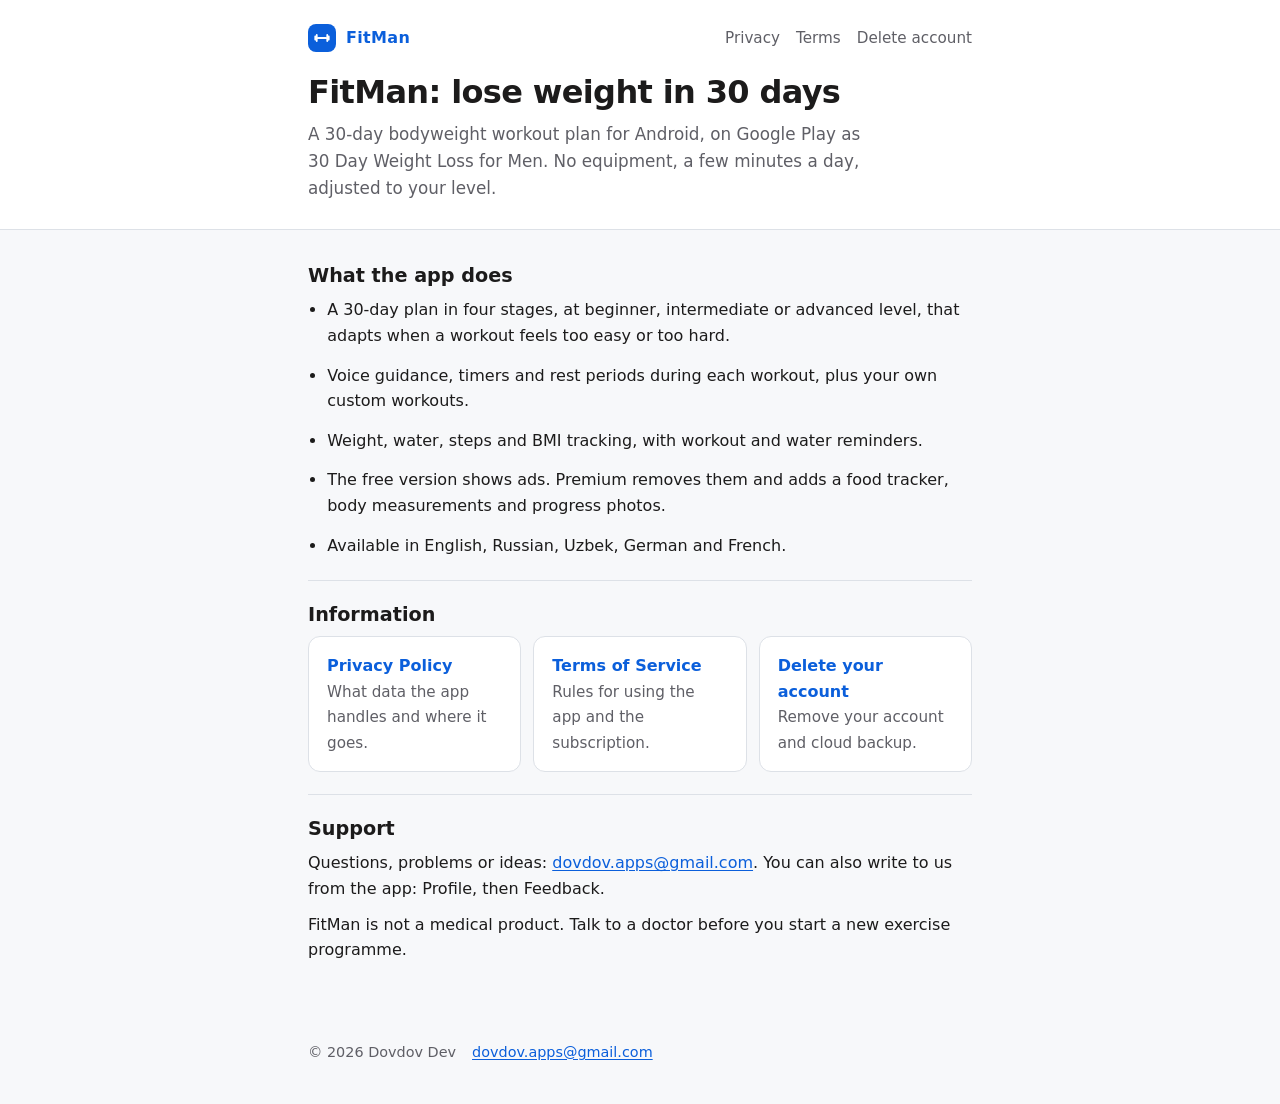
<file: index.html>
<!DOCTYPE html>
<html lang="en">
<head>
<meta charset="utf-8">
<meta name="viewport" content="width=device-width, initial-scale=1">
<title>FitMan Workout App</title>
<meta name="description" content="FitMan: a 30-day bodyweight workout plan for Android, by Dovdov Dev.">
<link rel="stylesheet" href="style.css">
</head>
<body>
<header>
  <div class="wrap">
    <div class="top">
      <a class="app" href="index.html">
        <span class="mark" aria-hidden="true"><svg width="18" height="18" viewBox="0 0 24 24" fill="none" stroke="#fff" stroke-width="2.4" stroke-linecap="round"><path d="M7 12h10M5 8v8M19 8v8M3 10v4M21 10v4"/></svg></span>
        FitMan
      </a>
      <nav aria-label="Pages">
        <a href="privacy-policy.html">Privacy</a>
        <a href="terms.html">Terms</a>
        <a href="delete-account.html">Delete account</a>
      </nav>
    </div>
    <h1>FitMan: lose weight in 30 days</h1>
    <p class="lead">A 30-day bodyweight workout plan for Android, on Google Play as 30 Day Weight Loss for Men. No equipment, a few minutes a day, adjusted to your level.</p>
  </div>
</header>

<main>
  <div class="wrap">
    <section>
      <h2>What the app does</h2>
      <ul class="features">
        <li>A 30-day plan in four stages, at beginner, intermediate or advanced level, that adapts when a workout feels too easy or too hard.</li>
        <li>Voice guidance, timers and rest periods during each workout, plus your own custom workouts.</li>
        <li>Weight, water, steps and BMI tracking, with workout and water reminders.</li>
        <li>The free version shows ads. Premium removes them and adds a food tracker, body measurements and progress photos.</li>
        <li>Available in English, Russian, Uzbek, German and French.</li>
      </ul>
    </section>

    <section>
      <h2>Information</h2>
      <ul class="links">
        <li><a href="privacy-policy.html"><strong>Privacy Policy</strong><span>What data the app handles and where it goes.</span></a></li>
        <li><a href="terms.html"><strong>Terms of Service</strong><span>Rules for using the app and the subscription.</span></a></li>
        <li><a href="delete-account.html"><strong>Delete your account</strong><span>Remove your account and cloud backup.</span></a></li>
      </ul>
    </section>

    <section>
      <h2>Support</h2>
      <p>Questions, problems or ideas: <a href="mailto:dovdov.apps@gmail.com">dovdov.apps@gmail.com</a>. You can also write to us from the app: Profile, then Feedback.</p>
      <p>FitMan is not a medical product. Talk to a doctor before you start a new exercise programme.</p>
    </section>
  </div>
</main>

<footer>
  <div class="wrap">
    <span>© 2026 Dovdov Dev</span>
    <a href="mailto:dovdov.apps@gmail.com">dovdov.apps@gmail.com</a>
  </div>
</footer>
</body>
</html>
</file>
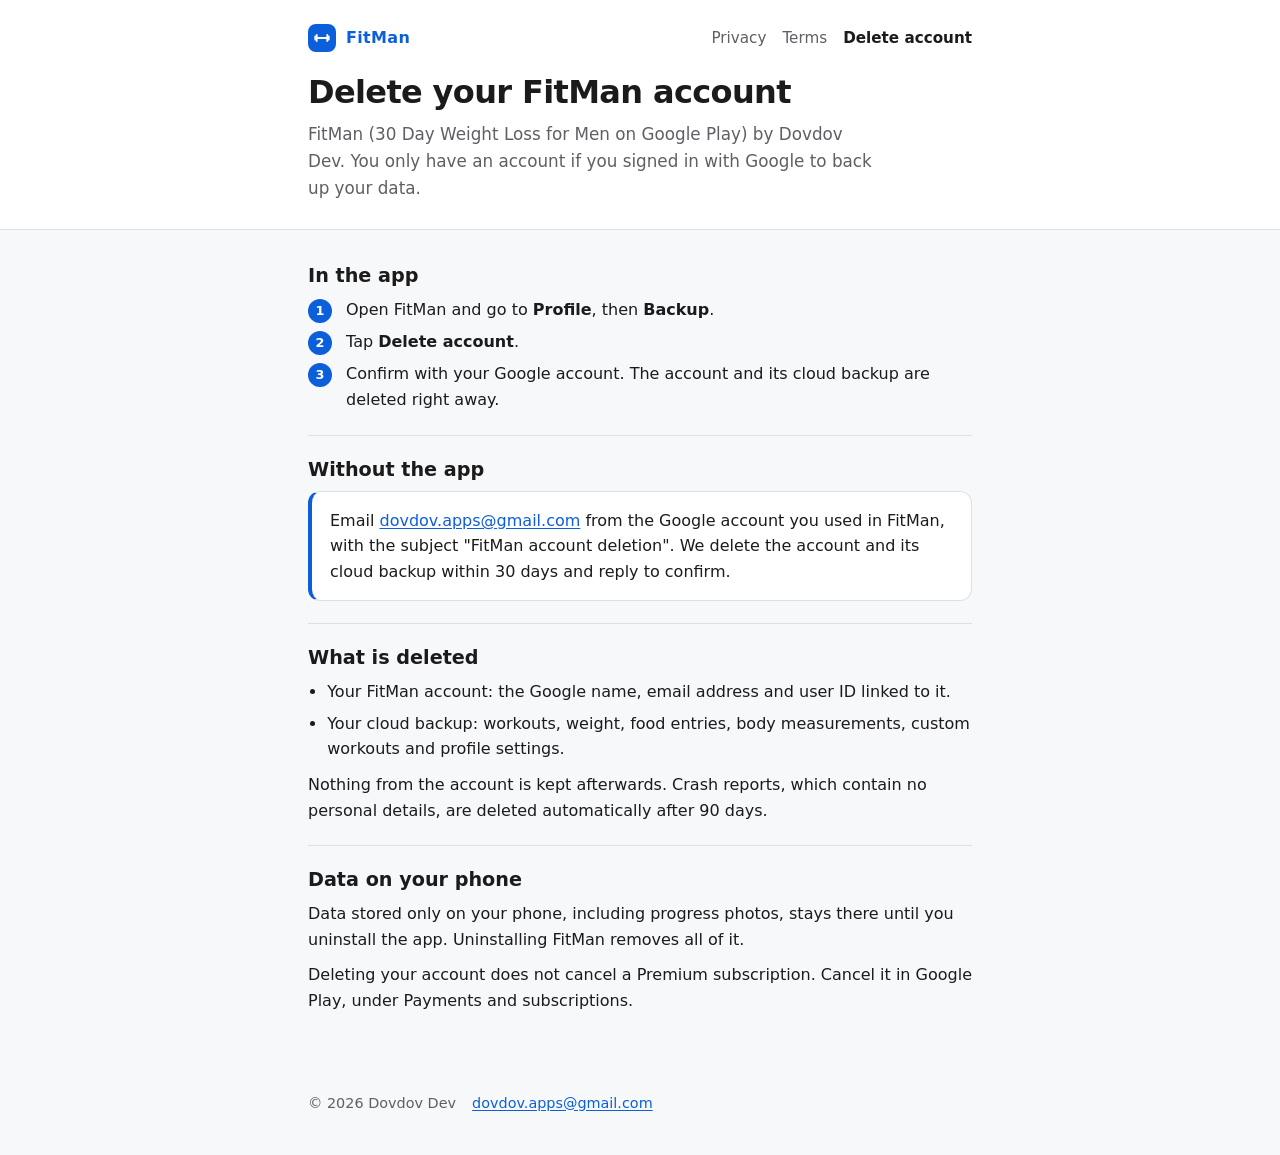
<file: delete-account.html>
<!DOCTYPE html>
<html lang="en">
<head>
<meta charset="utf-8">
<meta name="viewport" content="width=device-width, initial-scale=1">
<title>Delete Your FitMan Account</title>
<meta name="description" content="How to delete your FitMan account and the data stored with it.">
<link rel="stylesheet" href="style.css">
</head>
<body>
<header>
  <div class="wrap">
    <div class="top">
      <a class="app" href="index.html">
        <span class="mark" aria-hidden="true"><svg width="18" height="18" viewBox="0 0 24 24" fill="none" stroke="#fff" stroke-width="2.4" stroke-linecap="round"><path d="M7 12h10M5 8v8M19 8v8M3 10v4M21 10v4"/></svg></span>
        FitMan
      </a>
      <nav aria-label="Pages">
        <a href="privacy-policy.html">Privacy</a>
        <a href="terms.html">Terms</a>
        <a href="delete-account.html" aria-current="page">Delete account</a>
      </nav>
    </div>
    <h1>Delete your FitMan account</h1>
    <p class="lead">FitMan (30 Day Weight Loss for Men on Google Play) by Dovdov Dev. You only have an account if you signed in with Google to back up your data.</p>
  </div>
</header>

<main>
  <div class="wrap">
    <section>
      <h2>In the app</h2>
      <ol class="steps">
        <li><span>Open FitMan and go to <strong>Profile</strong>, then <strong>Backup</strong>.</span></li>
        <li><span>Tap <strong>Delete account</strong>.</span></li>
        <li><span>Confirm with your Google account. The account and its cloud backup are deleted right away.</span></li>
      </ol>
    </section>

    <section>
      <h2>Without the app</h2>
      <div class="note">
        <p>Email <a href="mailto:dovdov.apps@gmail.com?subject=FitMan%20account%20deletion">dovdov.apps@gmail.com</a> from the Google account you used in FitMan, with the subject "FitMan account deletion". We delete the account and its cloud backup within 30 days and reply to confirm.</p>
      </div>
    </section>

    <section>
      <h2>What is deleted</h2>
      <ul>
        <li>Your FitMan account: the Google name, email address and user ID linked to it.</li>
        <li>Your cloud backup: workouts, weight, food entries, body measurements, custom workouts and profile settings.</li>
      </ul>
      <p>Nothing from the account is kept afterwards. Crash reports, which contain no personal details, are deleted automatically after 90 days.</p>
    </section>

    <section>
      <h2>Data on your phone</h2>
      <p>Data stored only on your phone, including progress photos, stays there until you uninstall the app. Uninstalling FitMan removes all of it.</p>
      <p>Deleting your account does not cancel a Premium subscription. Cancel it in Google Play, under Payments and subscriptions.</p>
    </section>
  </div>
</main>

<footer>
  <div class="wrap">
    <span>© 2026 Dovdov Dev</span>
    <a href="mailto:dovdov.apps@gmail.com">dovdov.apps@gmail.com</a>
  </div>
</footer>
</body>
</html>
</file>
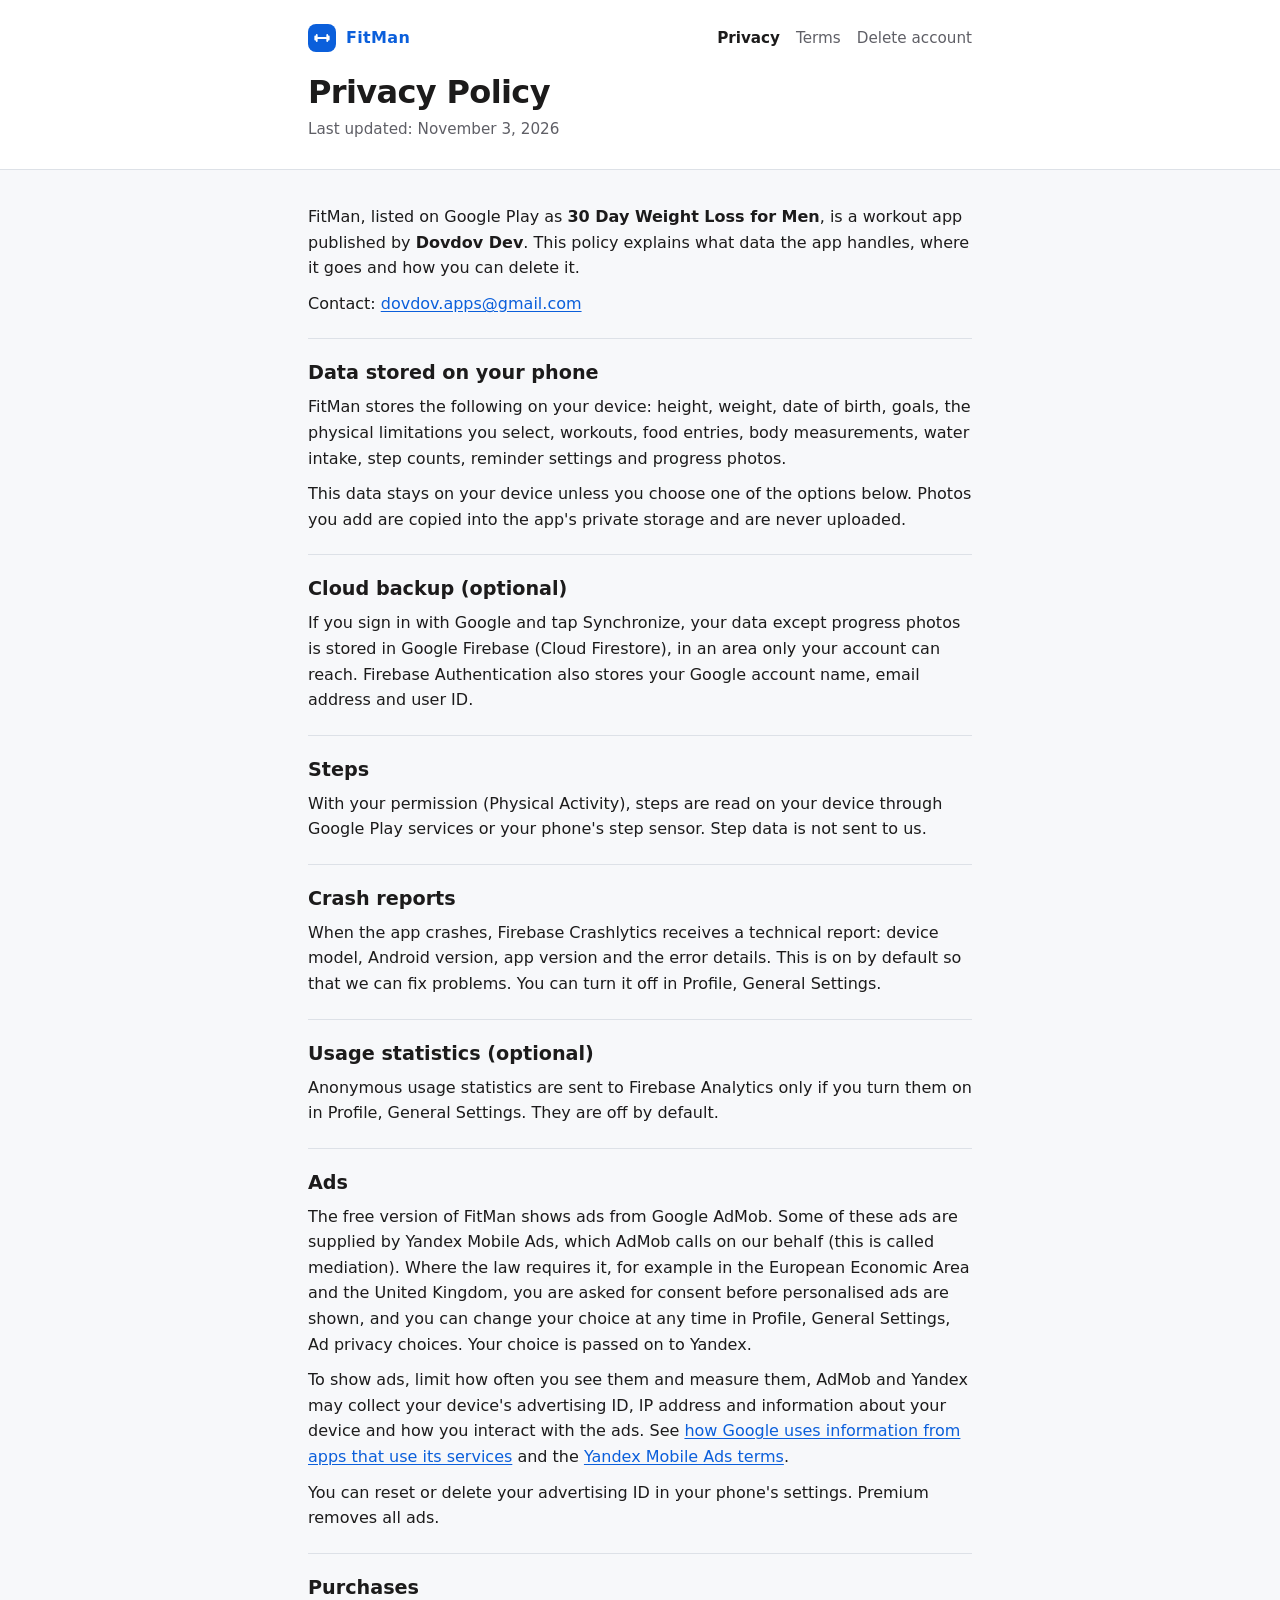
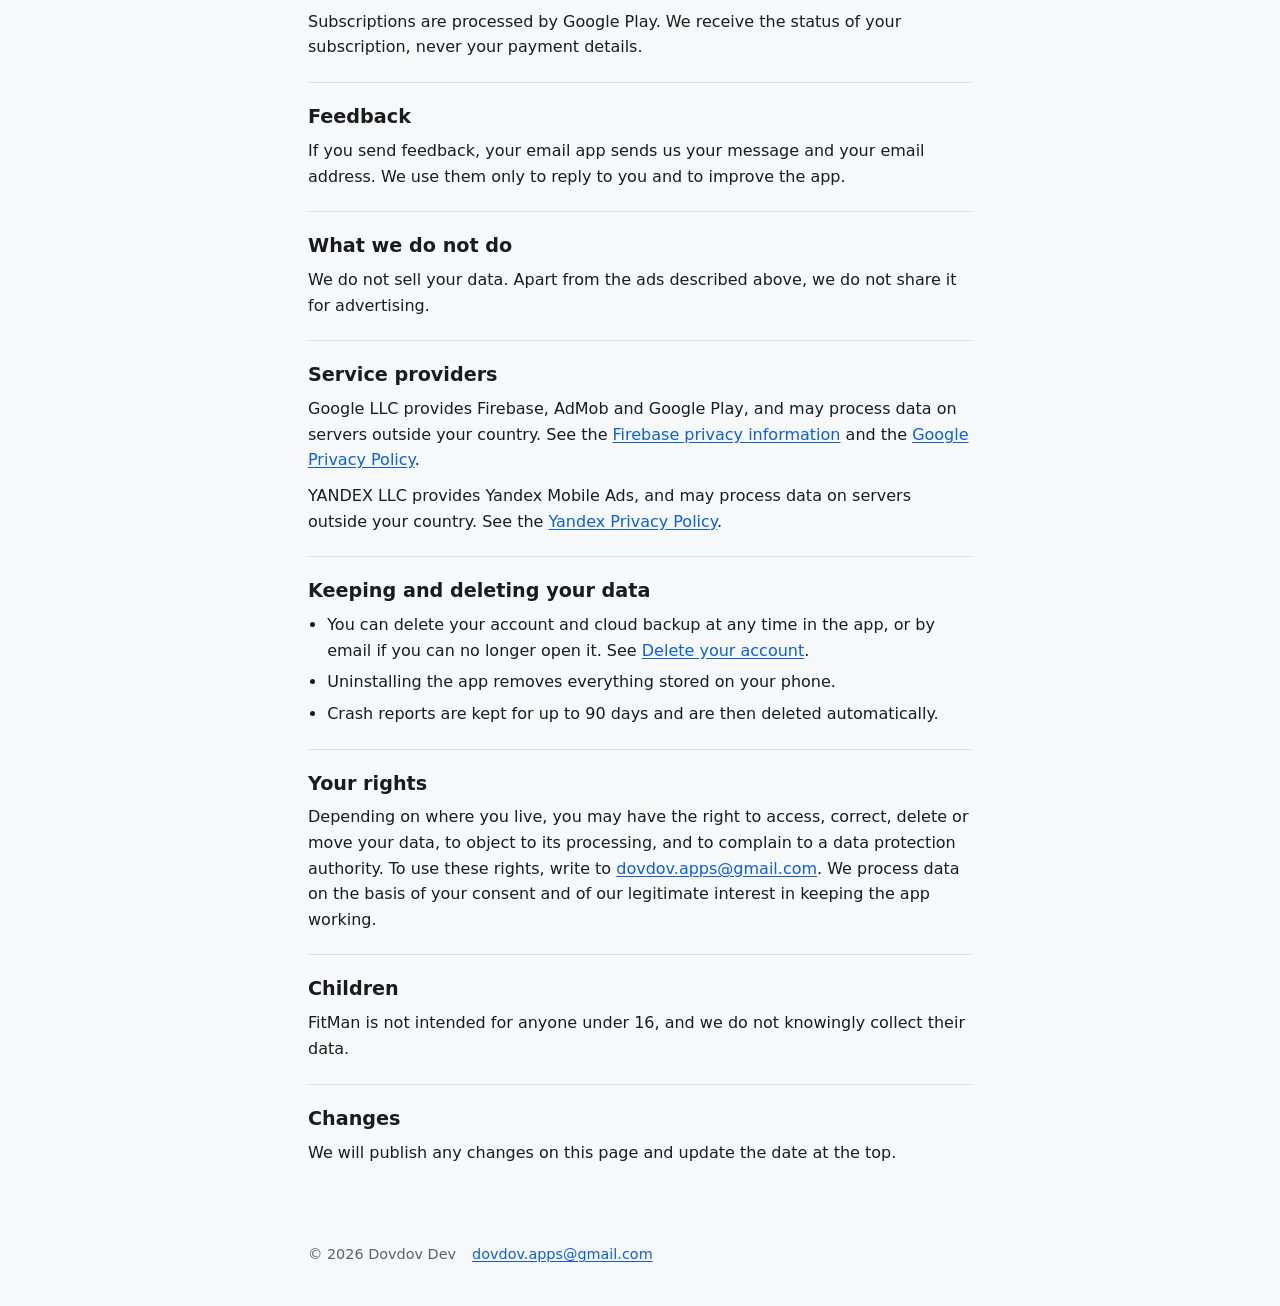
<file: privacy-policy.html>
<!DOCTYPE html>
<html lang="en">
<head>
<meta charset="utf-8">
<meta name="viewport" content="width=device-width, initial-scale=1">
<title>FitMan Privacy Policy</title>
<meta name="description" content="How the FitMan workout app by Dovdov Dev handles your data.">
<link rel="stylesheet" href="style.css">
</head>
<body>
<header>
  <div class="wrap">
    <div class="top">
      <a class="app" href="index.html">
        <span class="mark" aria-hidden="true"><svg width="18" height="18" viewBox="0 0 24 24" fill="none" stroke="#fff" stroke-width="2.4" stroke-linecap="round"><path d="M7 12h10M5 8v8M19 8v8M3 10v4M21 10v4"/></svg></span>
        FitMan
      </a>
      <nav aria-label="Pages">
        <a href="privacy-policy.html" aria-current="page">Privacy</a>
        <a href="terms.html">Terms</a>
        <a href="delete-account.html">Delete account</a>
      </nav>
    </div>
    <h1>Privacy Policy</h1>
    <p class="meta">Last updated: November 3, 2026</p>
  </div>
</header>

<main>
  <div class="wrap">
    <section>
      <p>FitMan, listed on Google Play as <strong>30 Day Weight Loss for Men</strong>, is a workout app published by <strong>Dovdov Dev</strong>. This policy explains what data the app handles, where it goes and how you can delete it.</p>
      <p>Contact: <a href="mailto:dovdov.apps@gmail.com">dovdov.apps@gmail.com</a></p>
    </section>

    <section>
      <h2>Data stored on your phone</h2>
      <p>FitMan stores the following on your device: height, weight, date of birth, goals, the physical limitations you select, workouts, food entries, body measurements, water intake, step counts, reminder settings and progress photos.</p>
      <p>This data stays on your device unless you choose one of the options below. Photos you add are copied into the app's private storage and are never uploaded.</p>
    </section>

    <section>
      <h2>Cloud backup (optional)</h2>
      <p>If you sign in with Google and tap Synchronize, your data except progress photos is stored in Google Firebase (Cloud Firestore), in an area only your account can reach. Firebase Authentication also stores your Google account name, email address and user ID.</p>
    </section>

    <section>
      <h2>Steps</h2>
      <p>With your permission (Physical Activity), steps are read on your device through Google Play services or your phone's step sensor. Step data is not sent to us.</p>
    </section>

    <section>
      <h2>Crash reports</h2>
      <p>When the app crashes, Firebase Crashlytics receives a technical report: device model, Android version, app version and the error details. This is on by default so that we can fix problems. You can turn it off in Profile, General Settings.</p>
    </section>

    <section>
      <h2>Usage statistics (optional)</h2>
      <p>Anonymous usage statistics are sent to Firebase Analytics only if you turn them on in Profile, General Settings. They are off by default.</p>
    </section>

    <section>
      <h2>Ads</h2>
      <p>The free version of FitMan shows ads from Google AdMob. Some of these ads are supplied by Yandex Mobile Ads, which AdMob calls on our behalf (this is called mediation). Where the law requires it, for example in the European Economic Area and the United Kingdom, you are asked for consent before personalised ads are shown, and you can change your choice at any time in Profile, General Settings, Ad privacy choices. Your choice is passed on to Yandex.</p>
      <p>To show ads, limit how often you see them and measure them, AdMob and Yandex may collect your device's advertising ID, IP address and information about your device and how you interact with the ads. See <a href="https://policies.google.com/technologies/partner-sites">how Google uses information from apps that use its services</a> and the <a href="https://yandex.com/legal/mobileads_sdk_agreement/">Yandex Mobile Ads terms</a>.</p>
      <p>You can reset or delete your advertising ID in your phone's settings. Premium removes all ads.</p>
    </section>

    <section>
      <h2>Purchases</h2>
      <p>Subscriptions are processed by Google Play. We receive the status of your subscription, never your payment details.</p>
    </section>

    <section>
      <h2>Feedback</h2>
      <p>If you send feedback, your email app sends us your message and your email address. We use them only to reply to you and to improve the app.</p>
    </section>

    <section>
      <h2>What we do not do</h2>
      <p>We do not sell your data. Apart from the ads described above, we do not share it for advertising.</p>
    </section>

    <section>
      <h2>Service providers</h2>
      <p>Google LLC provides Firebase, AdMob and Google Play, and may process data on servers outside your country. See the <a href="https://firebase.google.com/support/privacy">Firebase privacy information</a> and the <a href="https://policies.google.com/privacy">Google Privacy Policy</a>.</p>
      <p>YANDEX LLC provides Yandex Mobile Ads, and may process data on servers outside your country. See the <a href="https://yandex.com/legal/confidential/">Yandex Privacy Policy</a>.</p>
    </section>

    <section>
      <h2>Keeping and deleting your data</h2>
      <ul>
        <li>You can delete your account and cloud backup at any time in the app, or by email if you can no longer open it. See <a href="delete-account.html">Delete your account</a>.</li>
        <li>Uninstalling the app removes everything stored on your phone.</li>
        <li>Crash reports are kept for up to 90 days and are then deleted automatically.</li>
      </ul>
    </section>

    <section>
      <h2>Your rights</h2>
      <p>Depending on where you live, you may have the right to access, correct, delete or move your data, to object to its processing, and to complain to a data protection authority. To use these rights, write to <a href="mailto:dovdov.apps@gmail.com">dovdov.apps@gmail.com</a>. We process data on the basis of your consent and of our legitimate interest in keeping the app working.</p>
    </section>

    <section>
      <h2>Children</h2>
      <p>FitMan is not intended for anyone under 16, and we do not knowingly collect their data.</p>
    </section>

    <section>
      <h2>Changes</h2>
      <p>We will publish any changes on this page and update the date at the top.</p>
    </section>
  </div>
</main>

<footer>
  <div class="wrap">
    <span>© 2026 Dovdov Dev</span>
    <a href="mailto:dovdov.apps@gmail.com">dovdov.apps@gmail.com</a>
  </div>
</footer>
</body>
</html>
</file>
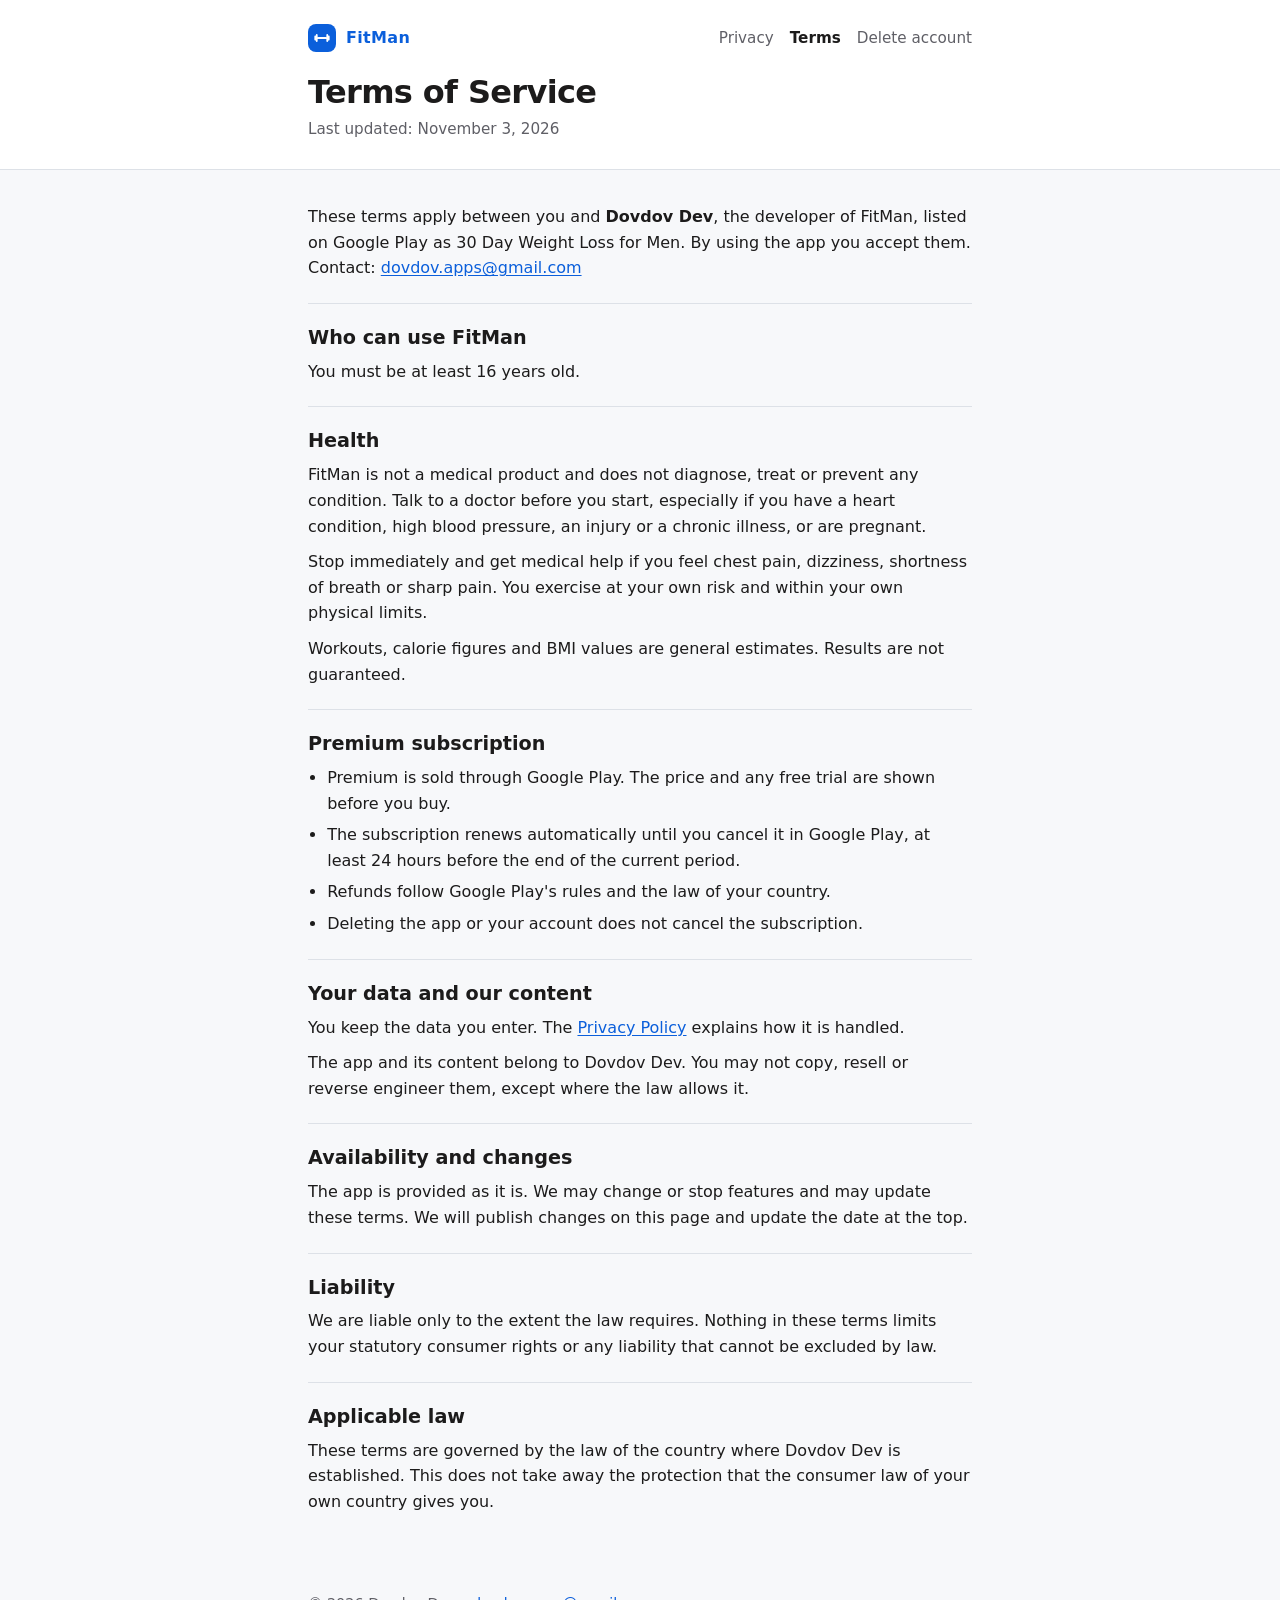
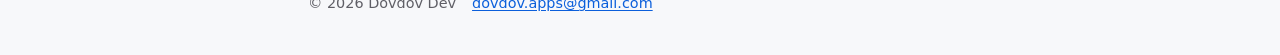
<file: terms.html>
<!DOCTYPE html>
<html lang="en">
<head>
<meta charset="utf-8">
<meta name="viewport" content="width=device-width, initial-scale=1">
<title>FitMan Terms of Service</title>
<meta name="description" content="Terms for using the FitMan workout app by Dovdov Dev.">
<link rel="stylesheet" href="style.css">
</head>
<body>
<header>
  <div class="wrap">
    <div class="top">
      <a class="app" href="index.html">
        <span class="mark" aria-hidden="true"><svg width="18" height="18" viewBox="0 0 24 24" fill="none" stroke="#fff" stroke-width="2.4" stroke-linecap="round"><path d="M7 12h10M5 8v8M19 8v8M3 10v4M21 10v4"/></svg></span>
        FitMan
      </a>
      <nav aria-label="Pages">
        <a href="privacy-policy.html">Privacy</a>
        <a href="terms.html" aria-current="page">Terms</a>
        <a href="delete-account.html">Delete account</a>
      </nav>
    </div>
    <h1>Terms of Service</h1>
    <p class="meta">Last updated: November 3, 2026</p>
  </div>
</header>

<main>
  <div class="wrap">
    <section>
      <p>These terms apply between you and <strong>Dovdov Dev</strong>, the developer of FitMan, listed on Google Play as 30 Day Weight Loss for Men. By using the app you accept them. Contact: <a href="mailto:dovdov.apps@gmail.com">dovdov.apps@gmail.com</a></p>
    </section>

    <section>
      <h2>Who can use FitMan</h2>
      <p>You must be at least 16 years old.</p>
    </section>

    <section>
      <h2>Health</h2>
      <p>FitMan is not a medical product and does not diagnose, treat or prevent any condition. Talk to a doctor before you start, especially if you have a heart condition, high blood pressure, an injury or a chronic illness, or are pregnant.</p>
      <p>Stop immediately and get medical help if you feel chest pain, dizziness, shortness of breath or sharp pain. You exercise at your own risk and within your own physical limits.</p>
      <p>Workouts, calorie figures and BMI values are general estimates. Results are not guaranteed.</p>
    </section>

    <section>
      <h2>Premium subscription</h2>
      <ul>
        <li>Premium is sold through Google Play. The price and any free trial are shown before you buy.</li>
        <li>The subscription renews automatically until you cancel it in Google Play, at least 24 hours before the end of the current period.</li>
        <li>Refunds follow Google Play's rules and the law of your country.</li>
        <li>Deleting the app or your account does not cancel the subscription.</li>
      </ul>
    </section>

    <section>
      <h2>Your data and our content</h2>
      <p>You keep the data you enter. The <a href="privacy-policy.html">Privacy Policy</a> explains how it is handled.</p>
      <p>The app and its content belong to Dovdov Dev. You may not copy, resell or reverse engineer them, except where the law allows it.</p>
    </section>

    <section>
      <h2>Availability and changes</h2>
      <p>The app is provided as it is. We may change or stop features and may update these terms. We will publish changes on this page and update the date at the top.</p>
    </section>

    <section>
      <h2>Liability</h2>
      <p>We are liable only to the extent the law requires. Nothing in these terms limits your statutory consumer rights or any liability that cannot be excluded by law.</p>
    </section>

    <section>
      <h2>Applicable law</h2>
      <p>These terms are governed by the law of the country where Dovdov Dev is established. This does not take away the protection that the consumer law of your own country gives you.</p>
    </section>
  </div>
</main>

<footer>
  <div class="wrap">
    <span>© 2026 Dovdov Dev</span>
    <a href="mailto:dovdov.apps@gmail.com">dovdov.apps@gmail.com</a>
  </div>
</footer>
</body>
</html>
</file>
<file: style.css>
:root {
  /* One readable column, a quiet header band, the app's blue for links and markers. */
  --bg: #F7F8FA;
  --surface: #FFFFFF;
  --text: #1C1B1B;
  --muted: #5F5F66;
  --accent: #0B5FDB;
  --line: #DDE1E7;
  --font-body: system-ui, -apple-system, "Segoe UI", Roboto, "Helvetica Neue", Arial, sans-serif;
  --font-display: system-ui, -apple-system, "Segoe UI", Roboto, "Helvetica Neue", Arial, sans-serif;
  color-scheme: light;
}

@media (prefers-color-scheme: dark) {
  :root {
    --bg: #0E0F11;
    --surface: #1C1C1E;
    --text: #EDEDED;
    --muted: #A1A1A8;
    --accent: #5AA2FF;
    --line: #34353A;
    color-scheme: dark;
  }
}

* { box-sizing: border-box; }
html { -webkit-text-size-adjust: 100%; }

body {
  margin: 0;
  background: var(--bg);
  color: var(--text);
  font: 16px/1.6 var(--font-body);
}

.wrap {
  max-width: 44rem;
  margin: 0 auto;
  padding: 0 20px;
}

header {
  background: var(--surface);
  border-bottom: 1px solid var(--line);
}
header .wrap { padding-top: 24px; padding-bottom: 28px; }

.top {
  display: flex;
  flex-wrap: wrap;
  align-items: center;
  justify-content: space-between;
  gap: 12px;
}

.app {
  display: flex;
  align-items: center;
  gap: 10px;
  font-weight: 700;
  color: var(--accent);
  text-decoration: none;
  letter-spacing: .02em;
}

.mark {
  width: 28px;
  height: 28px;
  border-radius: 8px;
  background: var(--accent);
  display: grid;
  place-items: center;
}

nav {
  display: flex;
  flex-wrap: wrap;
  gap: 4px 16px;
  font-size: .95rem;
}
nav a { color: var(--muted); text-decoration: none; }
nav a:hover { color: var(--accent); }
nav a[aria-current="page"] { color: var(--text); font-weight: 600; }

h1 {
  margin: 22px 0 6px;
  font: 800 2rem/1.15 var(--font-display);
  letter-spacing: -.02em;
  text-wrap: balance;
}

.meta { margin: 0; color: var(--muted); font-size: .95rem; }
.lead { margin: 10px 0 0; color: var(--muted); font-size: 1.05rem; max-width: 36rem; }

main .wrap { padding-top: 12px; padding-bottom: 56px; }

section { padding: 22px 0; border-bottom: 1px solid var(--line); }
section:last-child { border-bottom: 0; }

h2 {
  margin: 0 0 8px;
  font: 700 1.2rem/1.3 var(--font-display);
  text-wrap: balance;
}

p, ul, ol { margin: 0 0 10px; }
p:last-child, ul:last-child, ol:last-child { margin-bottom: 0; }
ul { padding-left: 1.2rem; }
li + li { margin-top: 6px; }

a { color: var(--accent); text-underline-offset: 2px; }
a:focus-visible { outline: 2px solid var(--accent); outline-offset: 2px; border-radius: 3px; }

.note {
  background: var(--surface);
  border: 1px solid var(--line);
  border-left: 4px solid var(--accent);
  border-radius: 12px;
  padding: 16px 18px;
}

.steps { counter-reset: step; list-style: none; padding: 0; }
.steps li {
  counter-increment: step;
  display: grid;
  grid-template-columns: 28px 1fr;
  gap: 10px;
  align-items: start;
}
.steps li::before {
  content: counter(step);
  width: 24px;
  height: 24px;
  border-radius: 50%;
  background: var(--accent);
  color: #fff;
  font-size: .8rem;
  font-weight: 700;
  display: grid;
  place-items: center;
  margin-top: 2px;
  font-variant-numeric: tabular-nums;
}

.links {
  display: grid;
  grid-template-columns: repeat(auto-fit, minmax(13rem, 1fr));
  gap: 12px;
  padding: 0;
  list-style: none;
}
.links li + li { margin-top: 0; }
.links a {
  display: block;
  height: 100%;
  padding: 16px 18px;
  background: var(--surface);
  border: 1px solid var(--line);
  border-radius: 12px;
  color: var(--text);
  text-decoration: none;
}
.links a:hover { border-color: var(--accent); }
.links strong { display: block; color: var(--accent); }
.links span { color: var(--muted); font-size: .95rem; }

.features { display: grid; gap: 8px; }

footer { color: var(--muted); font-size: .9rem; }
footer .wrap {
  display: flex;
  flex-wrap: wrap;
  gap: 4px 16px;
  padding-bottom: 40px;
}
</file>
